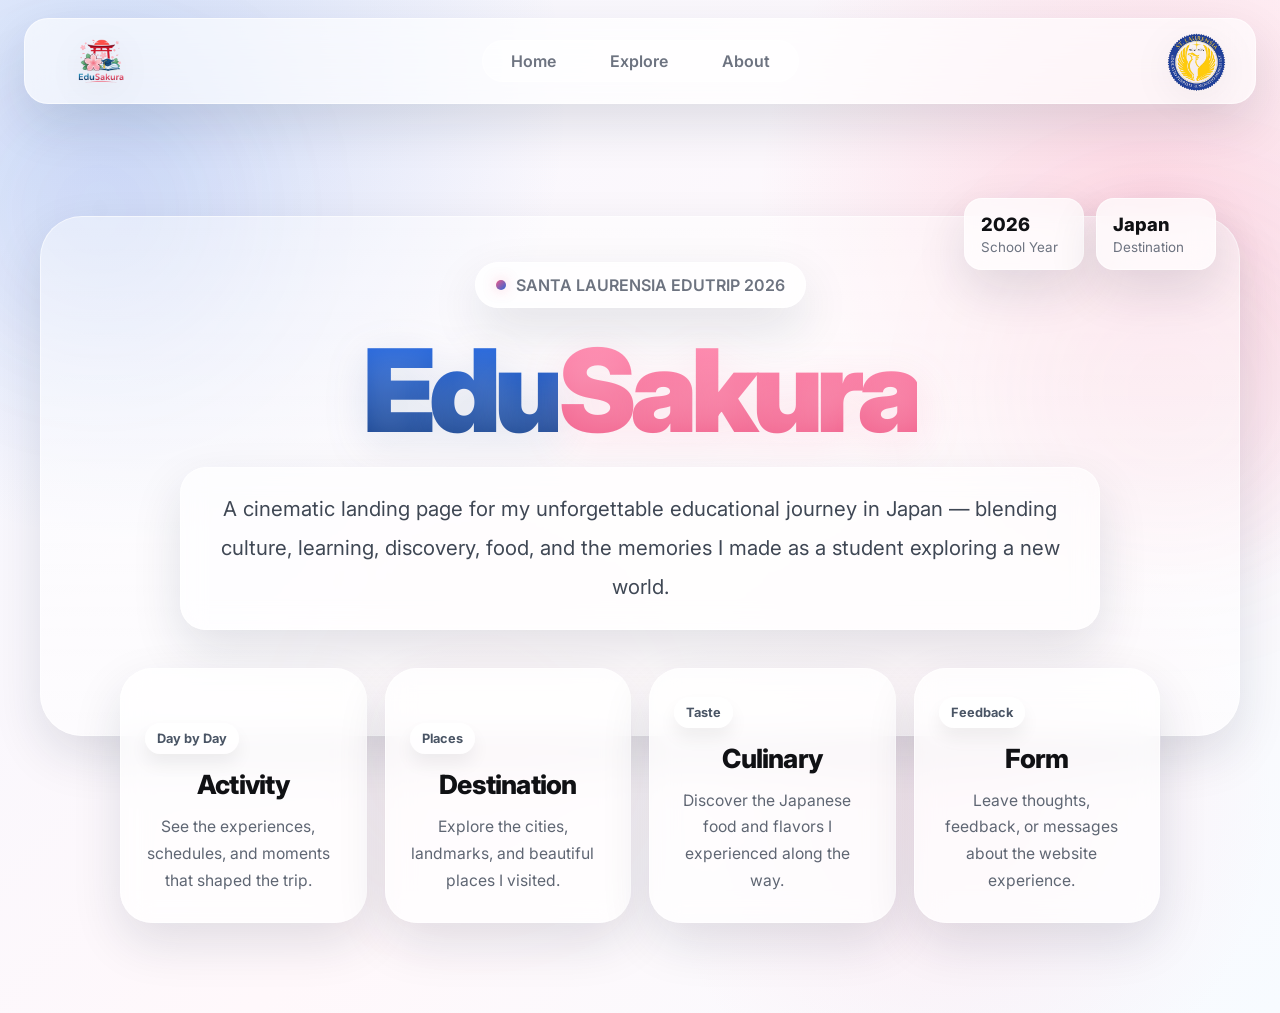
<file: index.html>
<!DOCTYPE html>
<html lang="en">
<head>
  <meta charset="UTF-8" />
  <meta name="viewport" content="width=device-width, initial-scale=1.0" />
  <title>EduSakura</title>
  <link rel="preconnect" href="https://fonts.googleapis.com">
  <link rel="preconnect" href="https://fonts.gstatic.com" crossorigin>
  <link href="https://fonts.googleapis.com/css2?family=Inter:wght@400;500;600;700;800;900&display=swap" rel="stylesheet">
  <style>
    :root {
      --bg: #f7f7fb;
      --bg-2: #fff6fb;
      --text: #101114;
      --muted: #6d7380;
      --blue: #123d87;
      --blue-2: #2a66d9;
      --pink: #f05a87;
      --pink-2: #ff9dbc;
      --card: rgba(255,255,255,0.72);
      --stroke: rgba(255,255,255,0.55);
      --shadow: 0 20px 50px rgba(20, 31, 60, 0.12);
      --shadow-2: 0 18px 40px rgba(240, 90, 135, 0.14);
    }

    * { box-sizing: border-box; margin: 0; padding: 0; }
    html { scroll-behavior: smooth; }
    body {
      font-family: 'Inter', -apple-system, BlinkMacSystemFont, 'Segoe UI', sans-serif;
      color: var(--text);
      background:
        radial-gradient(circle at 10% 10%, rgba(42,102,217,0.18), transparent 30%),
        radial-gradient(circle at 90% 20%, rgba(240,90,135,0.20), transparent 28%),
        radial-gradient(circle at 75% 80%, rgba(255,157,188,0.16), transparent 25%),
        linear-gradient(135deg, #f4f7ff 0%, #fff8fb 55%, #f7fbff 100%);
      overflow-x: hidden;
    }

    
    .blob, .blob2, .blob3 {
      position: fixed;
      border-radius: 50%;
      filter: blur(80px);
      opacity: .35;
      z-index: 0;
      animation: drift 14s ease-in-out infinite;
      pointer-events: none;
    }
    .blob { width: 280px; height: 280px; background: rgba(42,102,217,.22); top: 70px; left: -40px; }
    .blob2 { width: 340px; height: 340px; background: rgba(240,90,135,.20); top: 220px; right: -60px; animation-delay: 2s; }
    .blob3 { width: 240px; height: 240px; background: rgba(255,157,188,.18); bottom: 30px; left: 28%; animation-delay: 4s; }
    @keyframes drift {
      0%,100% { transform: translateY(0) translateX(0) scale(1); }
      50% { transform: translateY(-20px) translateX(12px) scale(1.06); }
    }

    /* Sakura petals */
    .petals {
      position: fixed;
      inset: 0;
      pointer-events: none;
      z-index: 1;
      overflow: hidden;
    }
    .petal {
      position: absolute;
      top: -40px;
      width: 18px;
      height: 18px;
      background: radial-gradient(circle at 30% 30%, #ffd6e3, #f5a7c0 70%, #ef86aa 100%);
      border-radius: 65% 35% 70% 30% / 55% 45% 55% 45%;
      opacity: .72;
      animation: fall linear infinite;
      box-shadow: 0 0 12px rgba(240,90,135,.18);
    }
    @keyframes fall {
      0% { transform: translateY(-30px) rotate(0deg) translateX(0); }
      100% { transform: translateY(110vh) rotate(360deg) translateX(80px); }
    }

    nav {
      position: sticky;
      top: 0;
      z-index: 50;
      width: calc(100% - 48px);
      margin: 18px auto 0;
      height: 86px;
      padding: 0 28px;
      display: flex;
      justify-content: space-between;
      align-items: center;
      background: rgba(255,255,255,0.65);
      backdrop-filter: blur(18px);
      -webkit-backdrop-filter: blur(18px);
      border: 1px solid var(--stroke);
      border-radius: 24px;
      box-shadow: var(--shadow);
    }
    .nav-left, .nav-right { width: 170px; display: flex; align-items: center; }
    .nav-right { justify-content: flex-end; }
    .nav-left img, .nav-right img {
      height: 64px; width: auto; object-fit: contain;
      filter: drop-shadow(0 8px 18px rgba(0,0,0,.08));
      transition: transform .35s ease;
    }
    .nav-left img:hover, .nav-right img:hover { transform: scale(1.06) rotate(-2deg); }
    .nav-center ul {
      list-style: none;
      display: flex;
      gap: 18px;
      background: rgba(255,255,255,0.55);
      padding: 10px;
      border-radius: 999px;
      border: 1px solid rgba(255,255,255,.55);
    }
    .nav-center a {
      position: relative;
      text-decoration: none;
      color: var(--muted);
      font-weight: 600;
      padding: 10px 18px;
      border-radius: 999px;
      transition: .28s ease;
    }
    .nav-center a:hover {
      color: var(--text);
      background: rgba(255,255,255,.8);
      box-shadow: 0 8px 18px rgba(17, 24, 39, 0.08);
    }

    .hero {
      position: relative;
      min-height: calc(100vh - 104px);
      display: flex;
      align-items: center;
      justify-content: center;
      text-align: center;
      padding: 72px 28px 90px;
      z-index: 2;
    }
    .hero-content {
      width: min(1200px, 100%);
      position: relative;
      animation: rise 1.2s cubic-bezier(.2,.8,.2,1) both;
    }
    @keyframes rise {
      from { opacity: 0; transform: translateY(24px) scale(.985); }
      to { opacity: 1; transform: translateY(0) scale(1); }
    }

    .hero-panel {
      position: absolute;
      inset: 40px 0 auto 0;
      height: 520px;
      background:
        linear-gradient(rgba(255,255,255,.40), rgba(255,255,255,.40)),
        url('https://images.pexels.com/photos/9758797/pexels-photo-9758797.jpeg?auto=compress&cs=tinysrgb&w=1600');
      background-size: cover;
      background-position: center;
      border-radius: 42px;
      filter: saturate(1.05);
      box-shadow: var(--shadow);
      border: 1px solid rgba(255,255,255,.6);
      overflow: hidden;
      isolation: isolate;
    }
    .hero-panel::after {
      content: "";
      position: absolute;
      inset: 0;
      background: linear-gradient(180deg, rgba(255,255,255,.08), rgba(255,255,255,.24));
      z-index: 0;
    }

    

    .content-stack {
      position: relative;
      z-index: 3;
      padding-top: 86px;
    }

    .badge {
      display: inline-flex;
      align-items: center;
      gap: 10px;
      padding: 12px 20px;
      border-radius: 999px;
      background: rgba(255,255,255,0.72);
      backdrop-filter: blur(14px);
      border: 1px solid rgba(255,255,255,.55);
      box-shadow: var(--shadow);
      color: #6d7380;
      font-weight: 600;
      margin-bottom: 26px;
    }
    .badge-dot {
      width: 10px; height: 10px; border-radius: 999px;
      background: linear-gradient(135deg, var(--pink), var(--blue-2));
      box-shadow: 0 0 14px rgba(240,90,135,.35);
    }

    h1 {
      font-size: clamp(3.8rem, 9vw, 7.6rem);
      line-height: .98;
      letter-spacing: -0.06em;
      font-weight: 900;
      margin-bottom: 20px;
      text-shadow: 0 8px 30px rgba(255,255,255,.18);
    }
    .edu {
      background: linear-gradient(180deg, #2b6ee8 0%, #123d87 100%);
      background-clip: text;
      -webkit-background-clip: text;
      -webkit-text-fill-color: transparent;
      display: inline-block;
      filter: drop-shadow(0 10px 20px rgba(18,61,135,.12));
    }
    .sakura {
      background: linear-gradient(180deg, #ff8eb2 0%, #f05a87 100%);
      background-clip: text;
      -webkit-background-clip: text;
      -webkit-text-fill-color: transparent;
      display: inline-block;
      filter: drop-shadow(0 10px 20px rgba(240,90,135,.14));
    }

    .sub {
      width: min(920px, 92%);
      margin: 0 auto 38px;
      font-size: clamp(1.04rem, 2vw, 1.28rem);
      line-height: 1.9;
      color: #3f4754;
      padding: 22px 28px;
      border-radius: 26px;
      background: rgba(255,255,255,0.58);
      border: 1px solid rgba(255,255,255,.55);
      backdrop-filter: blur(12px);
      box-shadow: var(--shadow);
    }

    .main-buttons {
      display: grid;
      grid-template-columns: repeat(4, minmax(180px, 1fr));
      gap: 18px;
      width: min(1040px, 100%);
      margin: 0 auto;
    }
    .main-card {
      position: relative;
      isolation: isolate;
      overflow: hidden;
      min-height: 190px;
      border-radius: 32px;
      text-decoration: none;
      color: var(--text);
      padding: 28px 24px;
      display: flex;
      align-items: flex-end;
      justify-content: flex-start;
      background: rgba(255,255,255,0.72);
      backdrop-filter: blur(14px);
      border: 1px solid rgba(255,255,255,.55);
      box-shadow: var(--shadow);
      transition: transform .35s cubic-bezier(.2,.8,.2,1), box-shadow .35s ease, border-color .35s ease;
    }
    .main-card:hover {
      transform: translateY(-10px) scale(1.02);
      box-shadow: 0 26px 50px rgba(17, 24, 39, 0.16);
      border-color: rgba(255,255,255,.82);
    }
    .main-card::before {
      content: "";
      position: absolute;
      inset: 0;
      background-size: cover;
      background-position: center;
      opacity: 0;
      transition: opacity .4s ease, transform .55s ease;
      transform: scale(1.06);
      z-index: -2;
    }
    .main-card::after {
      content: "";
      position: absolute;
      inset: 0;
      background: linear-gradient(180deg, rgba(255,255,255,.18), rgba(255,255,255,.76));
      opacity: 0;
      transition: opacity .35s ease;
      z-index: -1;
    }
    .main-card:hover::before,
    .main-card:hover::after { opacity: 1; }
    .main-card:hover::before { transform: scale(1.12); }

    .activity::before { background-image: url('https://images.pexels.com/photos/547115/pexels-photo-547115.jpeg?auto=compress&cs=tinysrgb&w=1200'); }
    .destination::before { background-image: url('https://images.pexels.com/photos/28954743/pexels-photo-28954743.jpeg'); }
    .culinary::before { background-image: url('https://images.pexels.com/photos/2098085/pexels-photo-2098085.jpeg?auto=compress&cs=tinysrgb&w=1200'); }
    .form::before { background-image: url('https://images.pexels.com/photos/1181675/pexels-photo-1181675.jpeg?auto=compress&cs=tinysrgb&w=1200'); }

    .card-inner {
      width: 100%;
      display: flex;
      flex-direction: column;
      gap: 14px;
    }
    .mini-chip {
      width: fit-content;
      padding: 8px 12px;
      border-radius: 999px;
      font-size: .8rem;
      font-weight: 700;
      background: rgba(255,255,255,.82);
      color: #4a5565;
      box-shadow: 0 10px 18px rgba(0,0,0,.06);
    }
    .card-title {
      font-size: 1.65rem;
      font-weight: 800;
      letter-spacing: -0.03em;
    }
    .card-sub {
      color: #5f6673;
      line-height: 1.7;
      font-size: .98rem;
      max-width: 95%;
    }

    .floating-stats {
      position: absolute;
      right: 24px;
      top: 22px;
      display: flex;
      gap: 12px;
      z-index: 4;
    }
    .stat {
      background: rgba(255,255,255,.72);
      backdrop-filter: blur(12px);
      border: 1px solid rgba(255,255,255,.55);
      box-shadow: var(--shadow);
      padding: 14px 16px;
      border-radius: 18px;
      text-align: left;
      min-width: 120px;
    }
    .stat-num {
      font-size: 1.15rem;
      font-weight: 800;
      color: var(--text);
    }
    .stat-label {
      font-size: .84rem;
      color: var(--muted);
      margin-top: 4px;
    }

    .scroll-hint {
      margin-top: 22px;
      color: #6f7682;
      font-weight: 600;
      animation: bob 2.4s ease-in-out infinite;
    }
    @keyframes bob {
      0%,100% { transform: translateY(0); }
      50% { transform: translateY(8px); }
    }

    .main-buttons { grid-template-columns: repeat(auto-fit, minmax(220px, 1fr)); }
    .nav-center ul { flex-wrap: wrap; justify-content: center; }
  </style>
</head>
<body id="top">
  <div class="blob"></div>
  <div class="blob2"></div>
  <div class="blob3"></div>

  <div class="petals" id="petals"></div>

  <nav>
    <div class="nav-left">
      <img src="logo.png" alt="EduSakura Logo" />
    </div>

    <div class="nav-center">
  <ul>
    <li><a href="#top">Home</a></li>
    <li><a href="#explore">Explore</a></li>
    <li><a href="about.html">About</a></li>
  </ul>
</div>

    <div class="nav-right">
      <img src="logos.png" alt="School Logo" />
    </div>
  </nav>

  <section class="hero">
    <div class="hero-content">
      <div class="hero-panel">
        <div class="shine"></div>
      </div>

      <div class="floating-stats">
        <div class="stat">
          <div class="stat-num">2026</div>
          <div class="stat-label">School Year</div>
        </div>
        <div class="stat">
          <div class="stat-num">Japan</div>
          <div class="stat-label">Destination</div>
        </div>
      </div>

      <div class="content-stack">
        <div class="badge"><span class="badge-dot"></span> SANTA LAURENSIA EDUTRIP 2026</div>
        <h1><span class="edu">Edu</span><span class="sakura">Sakura</span></h1>
        <p class="sub" id="about">
          A cinematic landing page for my unforgettable educational journey in Japan — blending culture,
          learning, discovery, food, and the memories I made as a student exploring a new world.
        </p>

        <div class="main-buttons" id="explore">
          <a href="activity.html" class="main-card activity">
            <div class="card-inner">
              <div class="mini-chip">Day by Day</div>
              <div class="card-title">Activity</div>
              <div class="card-sub">See the experiences, schedules, and moments that shaped the trip.</div>
            </div>
          </a>

          <a href="destination.html" class="main-card destination">
            <div class="card-inner">
              <div class="mini-chip">Places</div>
              <div class="card-title">Destination</div>
              <div class="card-sub">Explore the cities, landmarks, and beautiful places I visited.</div>
            </div>
          </a>

          <a href="culinary.html" class="main-card culinary">
            <div class="card-inner">
              <div class="mini-chip">Taste</div>
              <div class="card-title">Culinary</div>
              <div class="card-sub">Discover the Japanese food and flavors I experienced along the way.</div>
            </div>
          </a>

          <a href="form.html" class="main-card form">
            <div class="card-inner">
              <div class="mini-chip">Feedback</div>
              <div class="card-title">Form</div>
              <div class="card-sub">Leave thoughts, feedback, or messages about the website experience.</div>
            </div>
          </a>
        </div>

        
      </div>
    </div>
  </section>

    <script>
      
      const petals = document.getElementById('petals');
      for (let i = 0; i < 22; i++) {
        const p = document.createElement('span');
        p.className = 'petal';
        p.style.left = Math.random() * 100 + 'vw';
        p.style.animationDuration = (Math.random() * 3 + 8) + 's';
        p.style.animationDelay = Math.random() * 2 + 's';
        petals.appendChild(p);
      }
    </script>
  </body>
  </html>
</file>
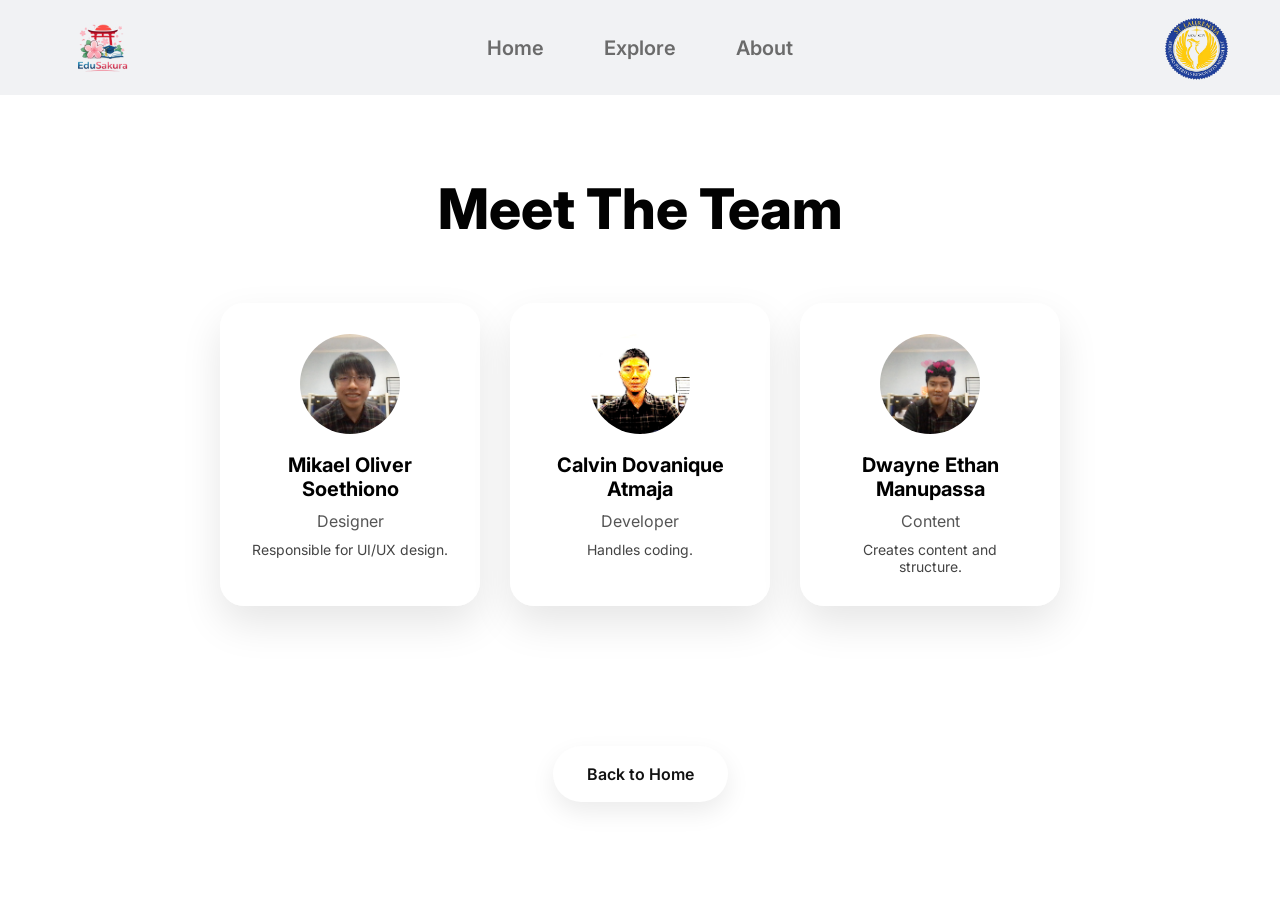
<file: about.html>
<!DOCTYPE html>
<html lang="en">
<head>
  <meta charset="UTF-8">
  <meta name="viewport" content="width=device-width, initial-scale=1.0">
  <title>About - EduSakura</title>

  <link href="https://fonts.googleapis.com/css2?family=Inter:wght@400;600;800&display=swap" rel="stylesheet">

  <style>
    * {
      margin: 0;
      padding: 0;
      box-sizing: border-box;
      font-family: 'Inter', sans-serif;
    }

    body {
      text-align: center;
      background-image: 
        linear-gradient(rgba(255,255,255,0.6), rgba(255,255,255,0.7)),
        url("https://images.pexels.com/photos/2070033/pexels-photo-2070033.jpeg");
      background-size: cover;
      background-position: center;
      background-repeat: no-repeat;
    }

    /* 🔥 NAVBAR */
    nav {
      width: 100%;
      height: 95px;
      padding: 0 50px;
      display: flex;
      justify-content: space-between;
      align-items: center;
      background-color: #f1f2f4;
    }

    .nav-left,
    .nav-right {
      width: 190px;
      display: flex;
      align-items: center;
    }

    .nav-left { justify-content: flex-start; }
    .nav-right { justify-content: flex-end; }

    .nav-left img,
    .nav-right img {
      height: 70px;
      object-fit: contain;
    }

    .nav-center ul {
      list-style: none;
      display: flex;
      gap: 60px;
    }

    .nav-center ul li a {
      text-decoration: none;
      color: #6b6b6b;
      font-size: 20px;
      font-weight: 600;
    }

    /* 🌸 TITLE */
    h1 {
      margin-top: 80px;
      font-size: 56px;
      font-weight: 800;
      color: rgb(2, 2, 2);
      animation: fadeUp 1s ease forwards;
    }

    /* 🌸 TEAM */
    .team {
      display: flex;
      justify-content: center;
      gap: 30px;
      padding: 60px 20px;
      flex-wrap: wrap;
    }

    /* ✨ GLASS CARD */
    .card {
      background: rgba(255,255,255,0.6);
      backdrop-filter: blur(16px);
      border-radius: 24px;
      padding: 30px;
      width: 260px;
      border: 1px solid rgba(255,255,255,0.6);
      box-shadow: 0 18px 40px rgba(0,0,0,0.1);

      opacity: 0;
      transform: translateY(40px);
      animation: fadeUp 1s ease forwards;
    }

    .card:nth-child(1) { animation-delay: 0.3s; }
    .card:nth-child(2) { animation-delay: 0.6s; }
    .card:nth-child(3) { animation-delay: 0.9s; }

    .card img {
      width: 100px;
      height: 100px;
      border-radius: 50%;
      object-fit: cover;
      margin-bottom: 15px;
    }

    .name {
      font-size: 20px;
      font-weight: 700;
    }

    .role {
      color: #555;
      margin: 10px 0;
    }

    .desc {
      font-size: 14px;
      color: #444;
    }

    /* 🔙 BACK BUTTON */
    .back-home {
      text-align: center;
      margin-top: 80px;
      margin-bottom: 60px;
    }

    .back-home a {
      text-decoration: none;
      background: white;
      color: #111;
      padding: 18px 34px;
      border-radius: 999px;
      font-weight: 600;
      box-shadow: 0 10px 24px rgba(0,0,0,0.08);
      display: inline-block;
    }

    /* 🌸 ANIMATION */
    @keyframes fadeUp {
      from {
        opacity: 0;
        transform: translateY(40px);
      }
      to {
        opacity: 1;
        transform: translateY(0);
      }
    }

    /* 🌸 SAKURA */
    .petals {
      position: fixed;
      inset: 0;
      pointer-events: none;
      overflow: hidden;
    }

    .petal {
      position: absolute;
      top: -40px;
      width: 18px;
      height: 18px;
      background: radial-gradient(circle at 30% 30%, #ffd6e3, #f5a7c0);
      border-radius: 60% 40% 60% 40%;
      opacity: 0.7;
      animation: fall linear infinite;
    }

    @keyframes fall {
      0% { transform: translateY(-30px) rotate(0deg); }
      100% { transform: translateY(110vh) rotate(360deg); }
    }
  </style>
</head>

<body>

  <!-- 🌸 Sakura -->
  <div class="petals" id="petals"></div>

  <!-- 🔥 NAVBAR -->
  <nav>
    <div class="nav-left">
      <img src="logo.png" alt="Logo">
    </div>

    <div class="nav-center">
      <ul>
        <li><a href="index.html">Home</a></li>
        <li><a href="index.html#explore">Explore</a></li>
        <li><a href="about.html">About</a></li>
      </ul>
    </div>

    <div class="nav-right">
      <img src="logos.png" alt="Logo">
    </div>
  </nav>

  <!-- TITLE -->
  <h1>Meet The Team</h1>

  <!-- TEAM -->
  <div class="team">

    <div class="card">
      <img src="miko.jpeg">
      <div class="name">Mikael Oliver Soethiono</div>
      <div class="role">Designer</div>
      <div class="desc">Responsible for UI/UX design.</div>
    </div>

    <div class="card">
      <img src="gg.jpeg">
      <div class="name">Calvin Dovanique Atmaja</div>
      <div class="role">Developer</div>
      <div class="desc">Handles coding.</div>
    </div>

    <div class="card">
      <img src="hitem.jpeg">
      <div class="name">Dwayne Ethan Manupassa</div>
      <div class="role">Content</div>
      <div class="desc">Creates content and structure.</div>
    </div>

  </div>

  <!-- BACK BUTTON -->
  <div class="back-home">
    <a href="index.html">Back to Home</a>
  </div>

  <!-- 🌸 Sakura Script -->
  <script>
    const petals = document.getElementById('petals');
    for (let i = 0; i < 20; i++) {
      const p = document.createElement('span');
      p.className = 'petal';
      p.style.left = Math.random() * 100 + 'vw';
      p.style.animationDuration = (Math.random() * 3 + 8) + 's';
      p.style.animationDelay = Math.random() * 2 + 's';
      petals.appendChild(p);
    }
  </script>

</body>
</html>
</file>
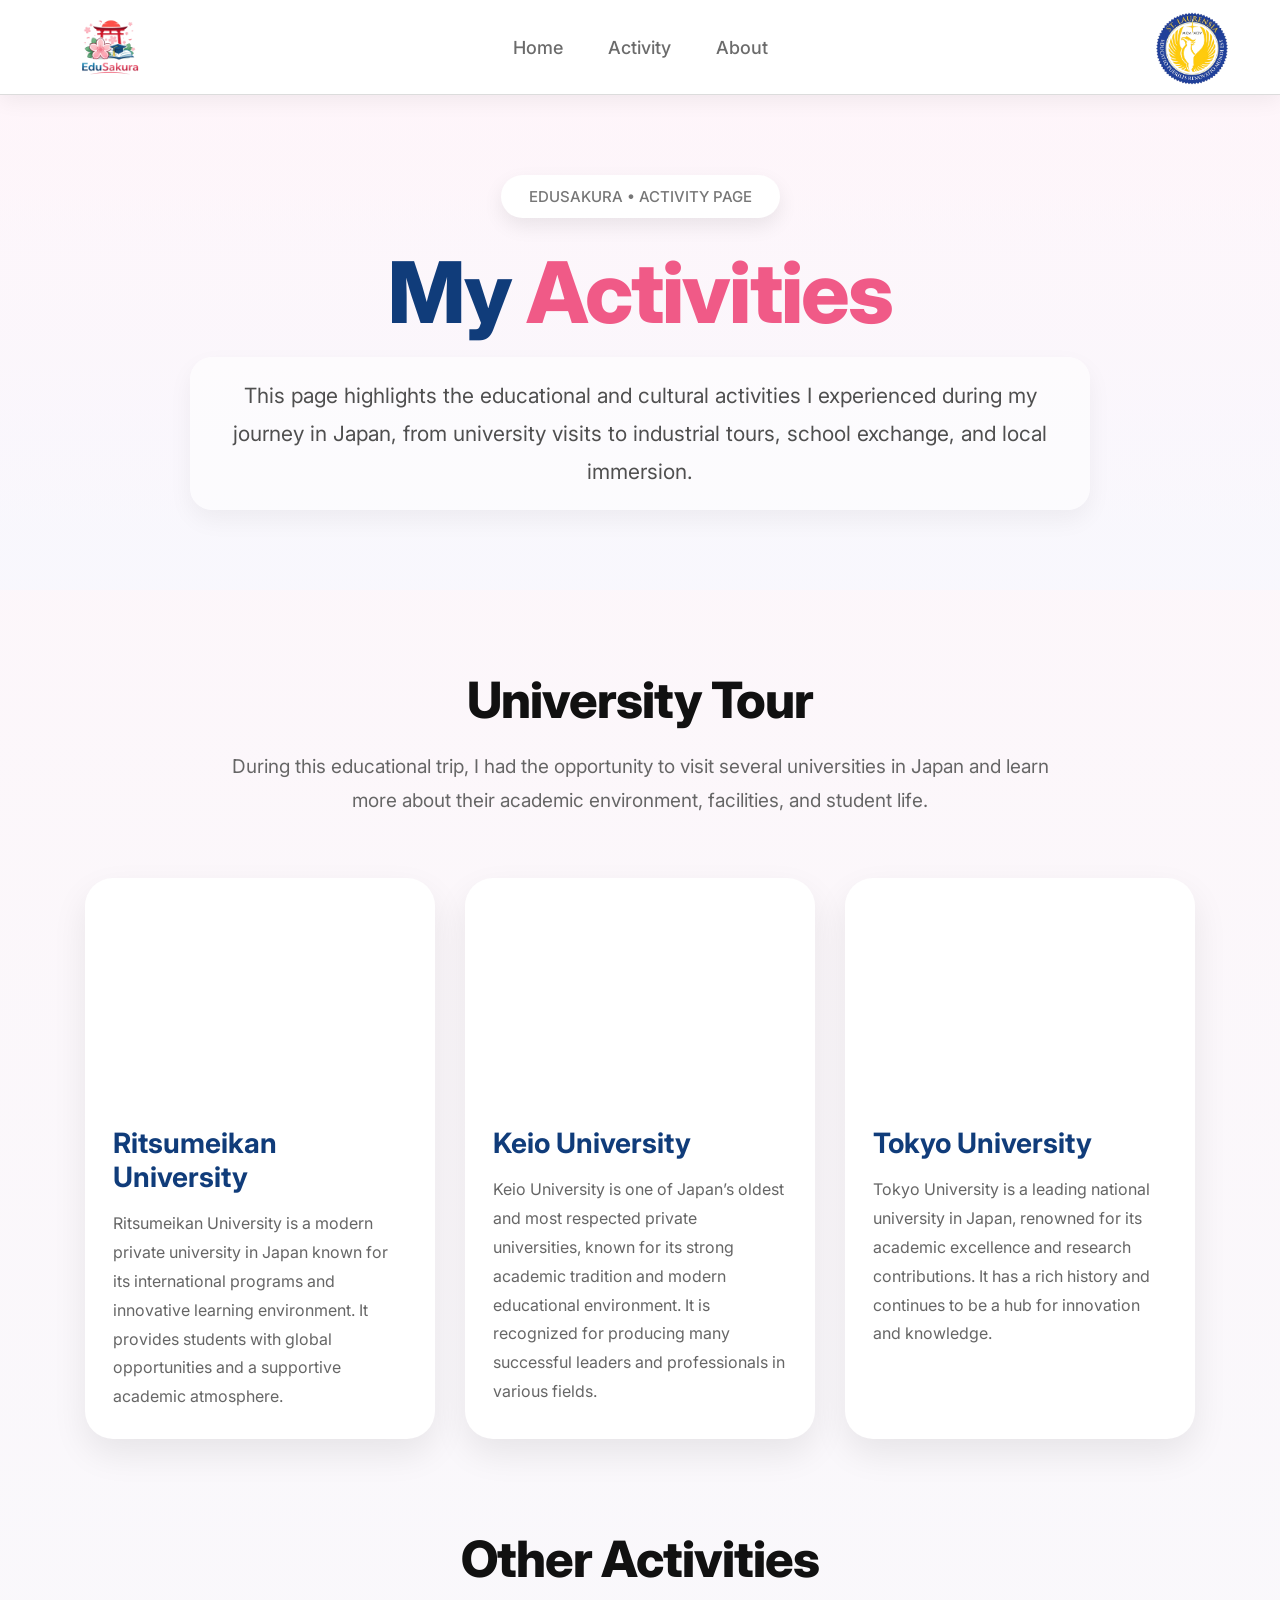
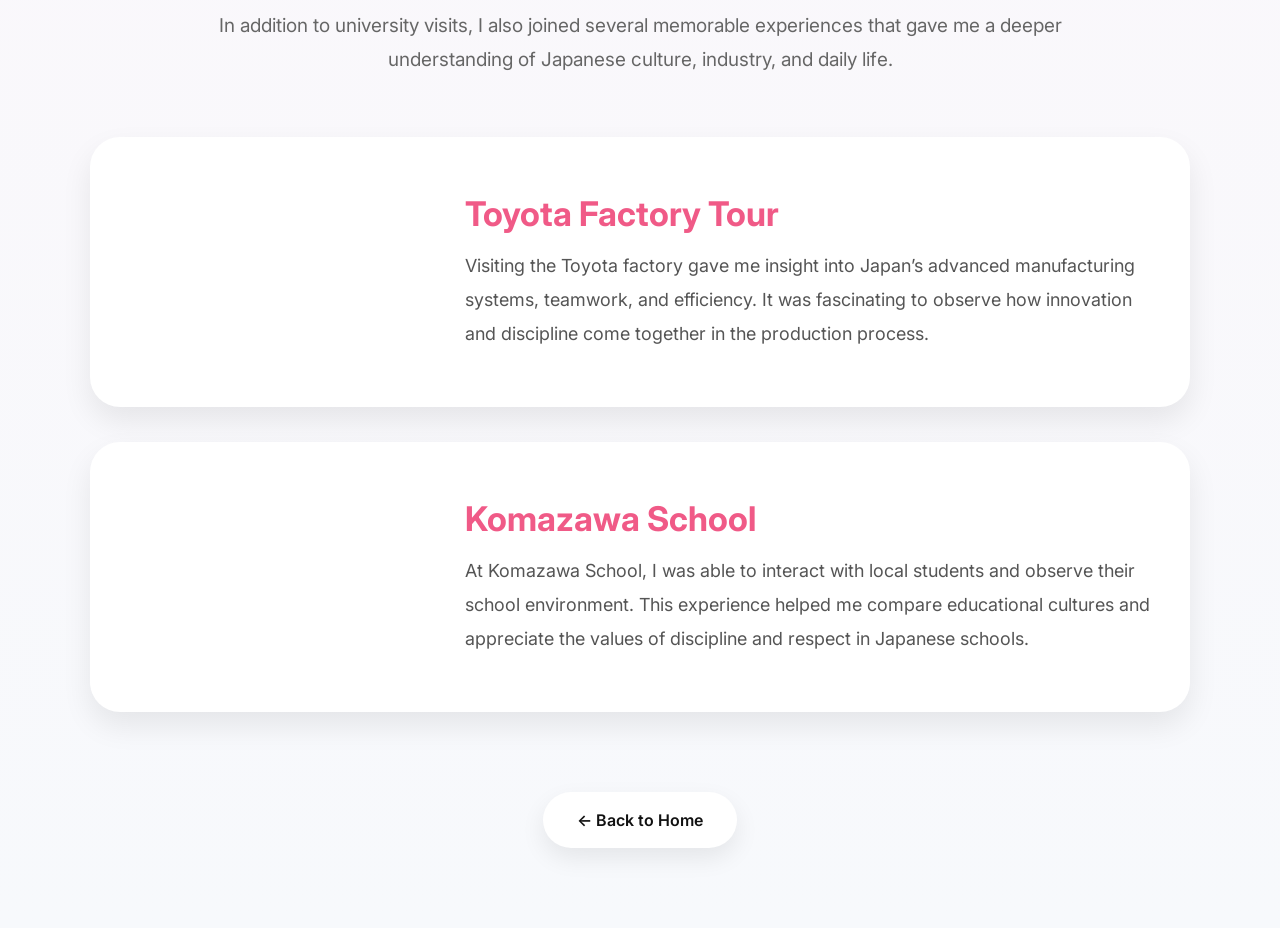
<file: activity.html>
<!DOCTYPE html>
<html lang="en">
<head>
    <meta charset="UTF-8">
    <meta name="viewport" content="width=device-width, initial-scale=1.0">
    <title>EduSakura | Activity</title>

    <link rel="preconnect" href="https://fonts.googleapis.com">
    <link rel="preconnect" href="https://fonts.gstatic.com" crossorigin>
    <link href="https://fonts.googleapis.com/css2?family=Inter:wght@400;500;600;700;800&display=swap" rel="stylesheet">

    <style>
        * {
            margin: 0;
            padding: 0;
            box-sizing: border-box;
            font-family: "Inter", -apple-system, BlinkMacSystemFont, "Segoe UI", sans-serif;
        }

        body {
            background: linear-gradient(to bottom, #fef6fa, #f7f9fc);
            color: #111;
        }

        nav {
            width: 100%;
            height: 95px;
            padding: 0 50px;
            display: flex;
            justify-content: space-between;
            align-items: center;
            background-color: white;
            border-bottom: 1px solid #dcdcdc;
            box-shadow: 0 6px 20px rgba(0,0,0,0.06);
            position: relative;
            z-index: 1000;
        }

        .nav-left,
        .nav-right {
            width: 190px;
            display: flex;
            align-items: center;
        }

        .nav-left {
            justify-content: flex-start;
        }

        .nav-right {
            justify-content: flex-end;
        }

        .nav-left img,
        .nav-right img {
            height: 80px;
            width: auto;
            object-fit: contain;
        }

        .nav-center {
            flex: 1;
            display: flex;
            justify-content: center;
        }

        .nav-center ul {
            list-style: none;
            display: flex;
            gap: 45px;
        }

        .nav-center ul li a {
            text-decoration: none;
            color: #6b6b6b;
            font-size: 18px;
            font-weight: 500;
        }

        .nav-center ul li a:hover {
            color: black;
        }

        .hero {
            min-height: 55vh;
            display: flex;
            justify-content: center;
            align-items: center;
            text-align: center;
            padding: 60px 30px;
            background-image: linear-gradient(rgba(255,245,250,0.60), rgba(245,248,255,0.60)),
                              url("https://images.pexels.com/photos/590493/pexels-photo-590493.jpeg");
            background-size: cover;
            background-position: center;
            background-repeat: no-repeat;
        }

        .hero-content {
            max-width: 1000px;
        }

        .badge {
            display: inline-block;
            background: white;
            color: #777;
            padding: 12px 28px;
            border-radius: 30px;
            font-size: 15px;
            font-weight: 500;
            box-shadow: 0 8px 20px rgba(0,0,0,0.08);
            margin-bottom: 30px;
        }

        .hero h1 {
            font-size: 85px;
            font-weight: 800;
            line-height: 1.05;
            margin-bottom: 20px;
            letter-spacing: -2px;
        }

        .activity-blue {
            color: #103c7a;
        }

        .activity-pink {
            color: #f05a87;
        }

        .hero p {
            font-size: 21px;
            color: #4f4f4f;
            line-height: 1.8;
            max-width: 900px;
            margin: 0 auto;
            background-color: rgba(255,255,255,0.55);
            padding: 20px 28px;
            border-radius: 22px;
            box-shadow: 0 10px 24px rgba(0,0,0,0.05);
        }

        /* =========================
           MAIN CONTENT
        ========================= */
        .section {
            padding: 80px 70px;
        }

        .section-title {
            text-align: center;
            font-size: 50px;
            font-weight: 800;
            margin-bottom: 20px;
            letter-spacing: -1px;
        }

        .section-subtitle {
            text-align: center;
            color: #666;
            font-size: 19px;
            max-width: 850px;
            margin: 0 auto 60px;
            line-height: 1.8;
        }

        /* =========================
           UNIVERSITY TOUR
        ========================= */
        .university-grid {
            display: flex;
            justify-content: center;
            gap: 30px;
            flex-wrap: wrap;
            margin-bottom: 90px;
        }

        .uni-card {
            width: 350px;
            background: white;
            border-radius: 28px;
            overflow: hidden;
            box-shadow: 0 15px 35px rgba(0,0,0,0.08);
        }

        .uni-image {
            height: 220px;
            background-size: cover;
            background-position: center;
        }

        .uni-content {
            padding: 28px;
        }

        .uni-content h3 {
            font-size: 28px;
            margin-bottom: 15px;
            color: #103c7a;
        }

        .uni-content p {
            color: #666;
            line-height: 1.8;
            font-size: 16px;
        }

        .activity-list {
            display: flex;
            flex-direction: column;
            gap: 35px;
            max-width: 1100px;
            margin: 0 auto;
        }

        .activity-box {
            display: flex;
            align-items: center;
            gap: 30px;
            background: white;
            border-radius: 30px;
            padding: 25px;
            box-shadow: 0 14px 30px rgba(0,0,0,0.08);
        }

        .activity-photo {
            width: 320px;
            height: 220px;
            border-radius: 22px;
            background-size: cover;
            background-position: center;
            flex-shrink: 0;
        }

        .activity-text h3 {
            font-size: 34px;
            margin-bottom: 15px;
            color: #f05a87;
        }

        .activity-text p {
            font-size: 18px;
            line-height: 1.9;
            color: #555;
        }

        .back-home {
            text-align: center;
            margin-top: 80px;
        }

        .back-home a {
            text-decoration: none;
            background: white;
            color: #111;
            padding: 18px 34px;
            border-radius: 999px;
            font-weight: 600;
            box-shadow: 0 10px 24px rgba(0,0,0,0.08);
            display: inline-block;
        }
    </style>
</head>
<body>

    <nav>
        <div class="nav-left">
            <img src="logo.png" alt="EduSakura Logo">
        </div>

        <div class="nav-center">
            <ul>
                <li><a href="index.html">Home</a></li>
                <li><a href="activity.html">Activity</a></li>
                <li><a href="about.html">About</a></li>
            </ul>
        </div>

        <div class="nav-right">
            <img src="logos.png" alt="School Logo">
        </div>
    </nav>

    <section class="hero">
        <div class="hero-content">
            <div class="badge">EDUSAKURA • ACTIVITY PAGE</div>
            <h1><span class="activity-blue">My</span> <span class="activity-pink">Activities</span></h1>
            <p>
                This page highlights the educational and cultural activities I experienced during my journey in Japan, from university visits to industrial tours, school exchange, and local immersion.
            </p>
        </div>
    </section>

    <section class="section">
        <h2 class="section-title">University Tour</h2>
        <p class="section-subtitle">
            During this educational trip, I had the opportunity to visit several universities in Japan and learn more about their academic environment, facilities, and student life.
        </p>

        <div class="university-grid">

            <div class="uni-card">
                <div class="uni-image" style="background-image: url('https://en.ritsumei.ac.jp/image.jsp?id=300163&version=English');"></div>
                <div class="uni-content">
                    <h3>Ritsumeikan University</h3>
                    <p>
                        Ritsumeikan University is a modern private university in Japan known for its international programs and innovative learning environment. It provides students with global opportunities and a supportive academic atmosphere.
                    </p>
                </div>
            </div>

            <div class="uni-card">
                <div class="uni-image" style="background-image: url('https://manoa.hawaii.edu/mix/wp-content/uploads/2017/11/c4sh57681.jpg');"></div>
                <div class="uni-content">
                    <h3>Keio University</h3>
                    <p>
                        Keio University is one of Japan’s oldest and most respected private universities, known for its strong academic tradition and modern educational environment. It is recognized for producing many successful leaders and professionals in various fields.
                    </p>
                </div>
            </div>

            <div class="uni-card">
                <div class="uni-image" style="background-image: url('https://upload.wikimedia.org/wikipedia/commons/thumb/f/fa/2024_Yasuda_Auditorium_-_Tokyo_University.jpg/500px-2024_Yasuda_Auditorium_-_Tokyo_University.jpg');"></div>
                <div class="uni-content">
                    <h3>Tokyo University</h3>
                    <p>
                        Tokyo University is a leading national university in Japan, renowned for its academic excellence and research contributions. It has a rich history and continues to be a hub for innovation and knowledge.
                    </p>
                </div>
            </div>

        </div>

        <h2 class="section-title">Other Activities</h2>
        <p class="section-subtitle">
            In addition to university visits, I also joined several memorable experiences that gave me a deeper understanding of Japanese culture, industry, and daily life.
        </p>

        <div class="activity-list">

            <div class="activity-box">
                <div class="activity-photo" style="background-image: url('https://i0.wp.com/sanantonioreport.org/wp-content/uploads/2019/09/Toyota_Courtesy-Factory-San-Antonio-9-2019-100003.jpg?w=2048&ssl=1');"></div>
                <div class="activity-text">
                    <h3>Toyota Factory Tour</h3>
                    <p>
                        Visiting the Toyota factory gave me insight into Japan’s advanced manufacturing systems, teamwork, and efficiency. It was fascinating to observe how innovation and discipline come together in the production process.
                    </p>
                </div>
            </div>

            <div class="activity-box">
                <div class="activity-photo" style="background-image: url('https://upload.wikimedia.org/wikipedia/commons/thumb/4/47/Komazawa_University_Senior_High_School.JPG/1920px-Komazawa_University_Senior_High_School.JPG?_=20110514124917');"></div>
                <div class="activity-text">
                    <h3>Komazawa School</h3>
                    <p>
                        At Komazawa School, I was able to interact with local students and observe their school environment. This experience helped me compare educational cultures and appreciate the values of discipline and respect in Japanese schools.
                    </p>
                </div>
            </div>

        </div>

        <div class="back-home">
            <a href="index.html">← Back to Home</a>
        </div>
    </section>

</body>
</html>
</file>
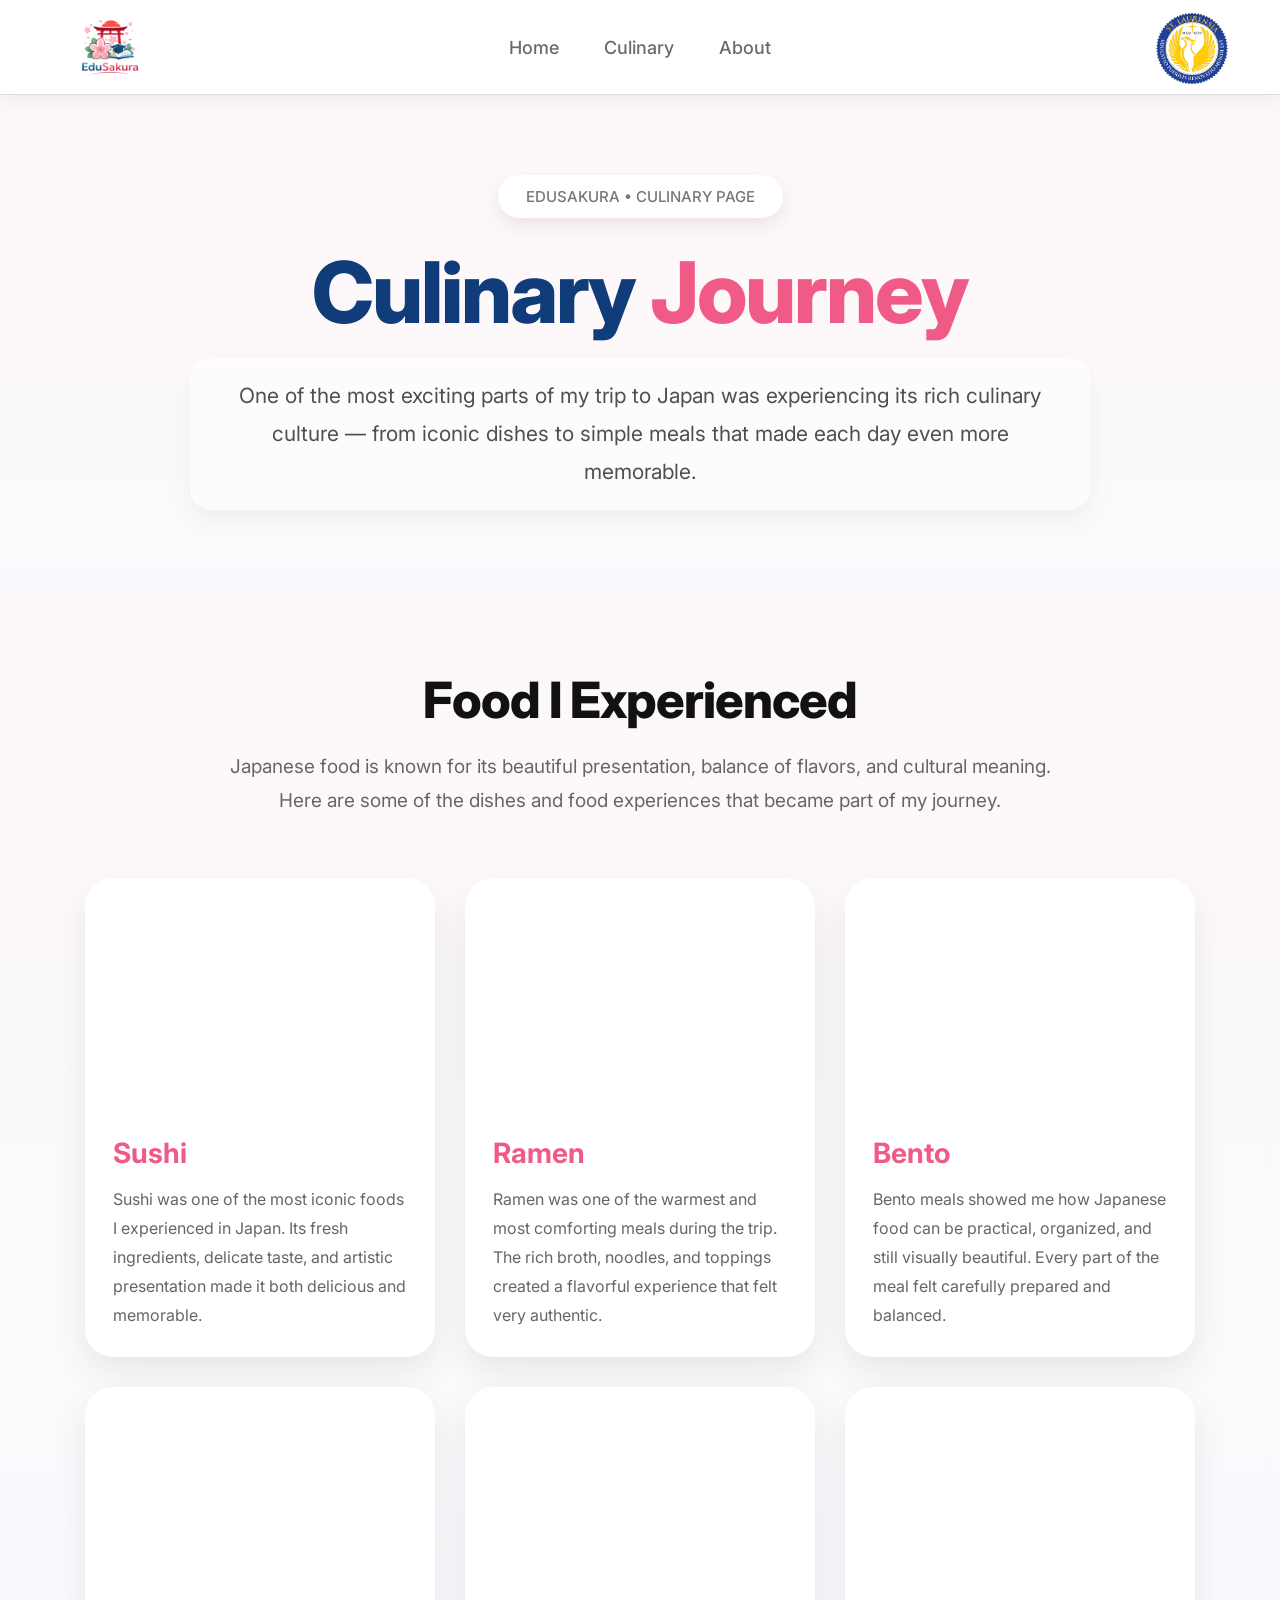
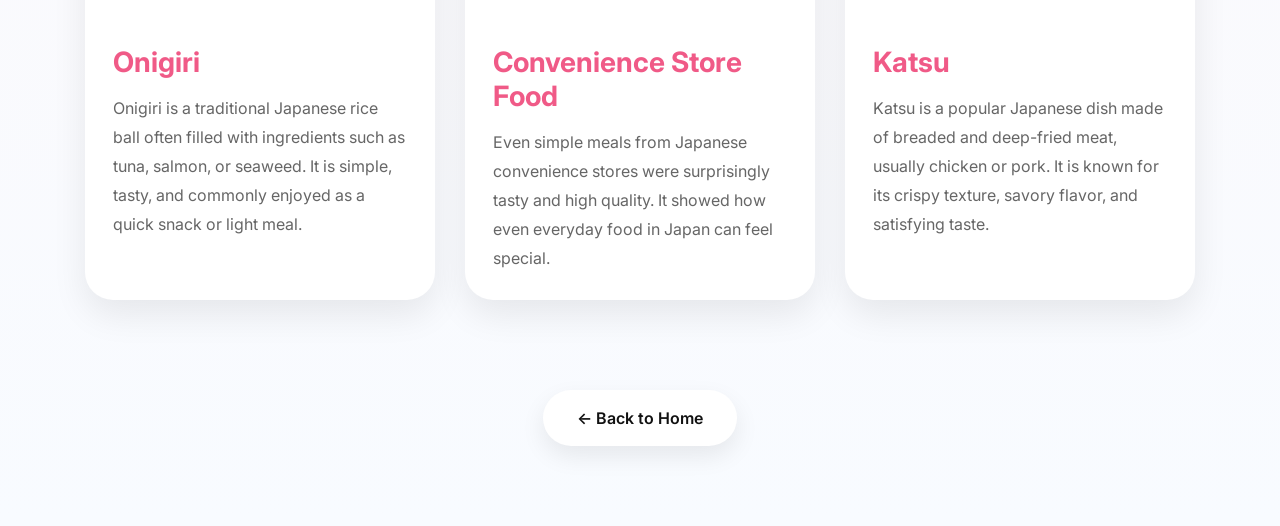
<file: culinary.html>
<!DOCTYPE html>
<html lang="en">
<head>
    <meta charset="UTF-8">
    <meta name="viewport" content="width=device-width, initial-scale=1.0">
    <title>Culinary</title>

    <link rel="preconnect" href="https://fonts.googleapis.com">
    <link rel="preconnect" href="https://fonts.gstatic.com" crossorigin>
    <link href="https://fonts.googleapis.com/css2?family=Inter:wght@400;500;600;700;800&display=swap" rel="stylesheet">

    <style>
        * {
            margin: 0;
            padding: 0;
            box-sizing: border-box;
            font-family: "Inter", -apple-system, BlinkMacSystemFont, "Segoe UI", sans-serif;
        }

        body {
            background: linear-gradient(to bottom, #fff7f8, #f8fbff);
            color: #111;
        }

    
        nav {
            width: 100%;
            height: 95px;
            padding: 0 50px;
            display: flex;
            justify-content: space-between;
            align-items: center;
            background-color: white;
            border-bottom: 1px solid #dcdcdc;
            box-shadow: 0 6px 20px rgba(0,0,0,0.06);
            position: relative;
            z-index: 1000;
        }

        .nav-left,
        .nav-right {
            width: 190px;
            display: flex;
            align-items: center;
        }

        .nav-left {
            justify-content: flex-start;
        }

        .nav-right {
            justify-content: flex-end;
        }

        .nav-left img,
        .nav-right img {
            height: 80px;
            width: auto;
            object-fit: contain;
        }

        .nav-center {
            flex: 1;
            display: flex;
            justify-content: center;
        }

        .nav-center ul {
            list-style: none;
            display: flex;
            gap: 45px;
        }

        .nav-center ul li a {
            text-decoration: none;
            color: #6b6b6b;
            font-size: 18px;
            font-weight: 500;
        }

        .nav-center ul li a:hover {
            color: black;
        }

        
        .hero {
            min-height: 55vh;
            display: flex;
            justify-content: center;
            align-items: center;
            text-align: center;
            padding: 60px 30px;
            background-image: linear-gradient(rgba(255,247,248,0.60), rgba(248,251,255,0.60)),
                              url("https://images.pexels.com/photos/2098085/pexels-photo-2098085.jpeg");
            background-size: cover;
            background-position: center;
            background-repeat: no-repeat;
        }

        .hero-content {
            max-width: 1000px;
        }

        .badge {
            display: inline-block;
            background: white;
            color: #777;
            padding: 12px 28px;
            border-radius: 30px;
            font-size: 15px;
            font-weight: 500;
            box-shadow: 0 8px 20px rgba(0,0,0,0.08);
            margin-bottom: 30px;
        }

        .hero h1 {
            font-size: 85px;
            font-weight: 800;
            line-height: 1.05;
            margin-bottom: 20px;
            letter-spacing: -2px;
        }

        .culinary-blue {
            color: #103c7a;
        }

        .culinary-pink {
            color: #f05a87;
        }

        .hero p {
            font-size: 21px;
            color: #4f4f4f;
            line-height: 1.8;
            max-width: 900px;
            margin: 0 auto;
            background-color: rgba(255,255,255,0.55);
            padding: 20px 28px;
            border-radius: 22px;
            box-shadow: 0 10px 24px rgba(0,0,0,0.05);
        }

        .section {
            padding: 80px 70px;
        }

        .section-title {
            text-align: center;
            font-size: 50px;
            font-weight: 800;
            margin-bottom: 20px;
            letter-spacing: -1px;
        }

        .section-subtitle {
            text-align: center;
            color: #666;
            font-size: 19px;
            max-width: 850px;
            margin: 0 auto 60px;
            line-height: 1.8;
        }

        
        .food-grid {
            display: flex;
            justify-content: center;
            gap: 30px;
            flex-wrap: wrap;
            margin-bottom: 90px;
        }

        .food-card {
            width: 350px;
            background: white;
            border-radius: 28px;
            overflow: hidden;
            box-shadow: 0 15px 35px rgba(0,0,0,0.08);
        }

        .food-image {
            height: 230px;
            background-size: cover;
            background-position: center;
        }

        .food-content {
            padding: 28px;
        }

        .food-content h3 {
            font-size: 28px;
            margin-bottom: 15px;
            color: #f05a87;
        }

        .food-content p {
            color: #666;
            line-height: 1.8;
            font-size: 16px;
        }

    
        .back-home {
            text-align: center;
            margin-top: 80px;
        }

        .back-home a {
            text-decoration: none;
            background: white;
            color: #111;
            padding: 18px 34px;
            border-radius: 999px;
            font-weight: 600;
            box-shadow: 0 10px 24px rgba(0,0,0,0.08);
            display: inline-block;
        }
    </style>
</head>
<body>

    <nav>
        <div class="nav-left">
            <img src="logo.png" alt="EduSakura Logo">
        </div>

        <div class="nav-center">
            <ul>
                <li><a href="index.html">Home</a></li>
                <li><a href="culinary.html">Culinary</a></li>
                <li><a href="about.html">About</a></li>
            </ul>
        </div>

        <div class="nav-right">
            <img src="logos.png" alt="School Logo">
        </div>
    </nav>

    <section class="hero">
        <div class="hero-content">
            <div class="badge">EDUSAKURA • CULINARY PAGE</div>
            <h1><span class="culinary-blue">Culinary</span> <span class="culinary-pink">Journey</span></h1>
            <p>
                One of the most exciting parts of my trip to Japan was experiencing its rich culinary culture — from iconic dishes to simple meals that made each day even more memorable.
            </p>
        </div>
    </section>

    <section class="section">
        <h2 class="section-title">Food I Experienced</h2>
        <p class="section-subtitle">
            Japanese food is known for its beautiful presentation, balance of flavors, and cultural meaning. Here are some of the dishes and food experiences that became part of my journey.
        </p>

        <div class="food-grid">

            <div class="food-card">
                <div class="food-image" style="background-image: url('https://images.pexels.com/photos/17894268/pexels-photo-17894268.jpeg');"></div>
                <div class="food-content">
                    <h3>Sushi</h3>
                    <p>
                        Sushi was one of the most iconic foods I experienced in Japan. Its fresh ingredients, delicate taste, and artistic presentation made it both delicious and memorable.
                    </p>
                </div>
            </div>

            <div class="food-card">
                <div class="food-image" style="background-image: url('https://images.pexels.com/photos/16266741/pexels-photo-16266741.jpeg');"></div>
                <div class="food-content">
                    <h3>Ramen</h3>
                    <p>
                        Ramen was one of the warmest and most comforting meals during the trip. The rich broth, noodles, and toppings created a flavorful experience that felt very authentic.
                    </p>
                </div>
            </div>

            <div class="food-card">
                <div class="food-image" style="background-image: url('https://images.pexels.com/photos/6249394/pexels-photo-6249394.jpeg');"></div>
                <div class="food-content">
                    <h3>Bento</h3>
                    <p>
                        Bento meals showed me how Japanese food can be practical, organized, and still visually beautiful. Every part of the meal felt carefully prepared and balanced.
                    </p>
                </div>
            </div>

            <div class="food-card">
                <div class="food-image" style="background-image: url('https://images.pexels.com/photos/30874703/pexels-photo-30874703.jpeg');"></div>
                <div class="food-content">
                    <h3>Onigiri</h3>
                    <p>
                        Onigiri is a traditional Japanese rice ball often filled with ingredients such as tuna, salmon, or seaweed. It is simple, tasty, and commonly enjoyed as a quick snack or light meal.
                    </p>
                </div>
            </div>

            <div class="food-card">
                <div class="food-image" style="background-image: url('https://soranews24.com/wp-content/uploads/sites/3/2021/09/Japanese-onigiri-convenience-store-Spam-rice-ball-omusubi-best-selling-most-popular-review-photos-taste-test-food-news-1.jpg');"></div>
                <div class="food-content">
                    <h3>Convenience Store Food</h3>
                    <p>
                        Even simple meals from Japanese convenience stores were surprisingly tasty and high quality. It showed how even everyday food in Japan can feel special.
                    </p>
                </div>
            </div>

            <div class="food-card">
                <div class="food-image" style="background-image: url('https://images.pexels.com/photos/18405156/pexels-photo-18405156.jpeg');"></div>
                <div class="food-content">
                    <h3>Katsu</h3>
                    <p>
                        Katsu is a popular Japanese dish made of breaded and deep-fried meat, usually chicken or pork. It is known for its crispy texture, savory flavor, and satisfying taste.
                    </p>
                </div>
            </div>

        </div>


        <div class="back-home">
            <a href="index.html">← Back to Home</a>
        </div>
    </section>

</body>
</html>
</file>
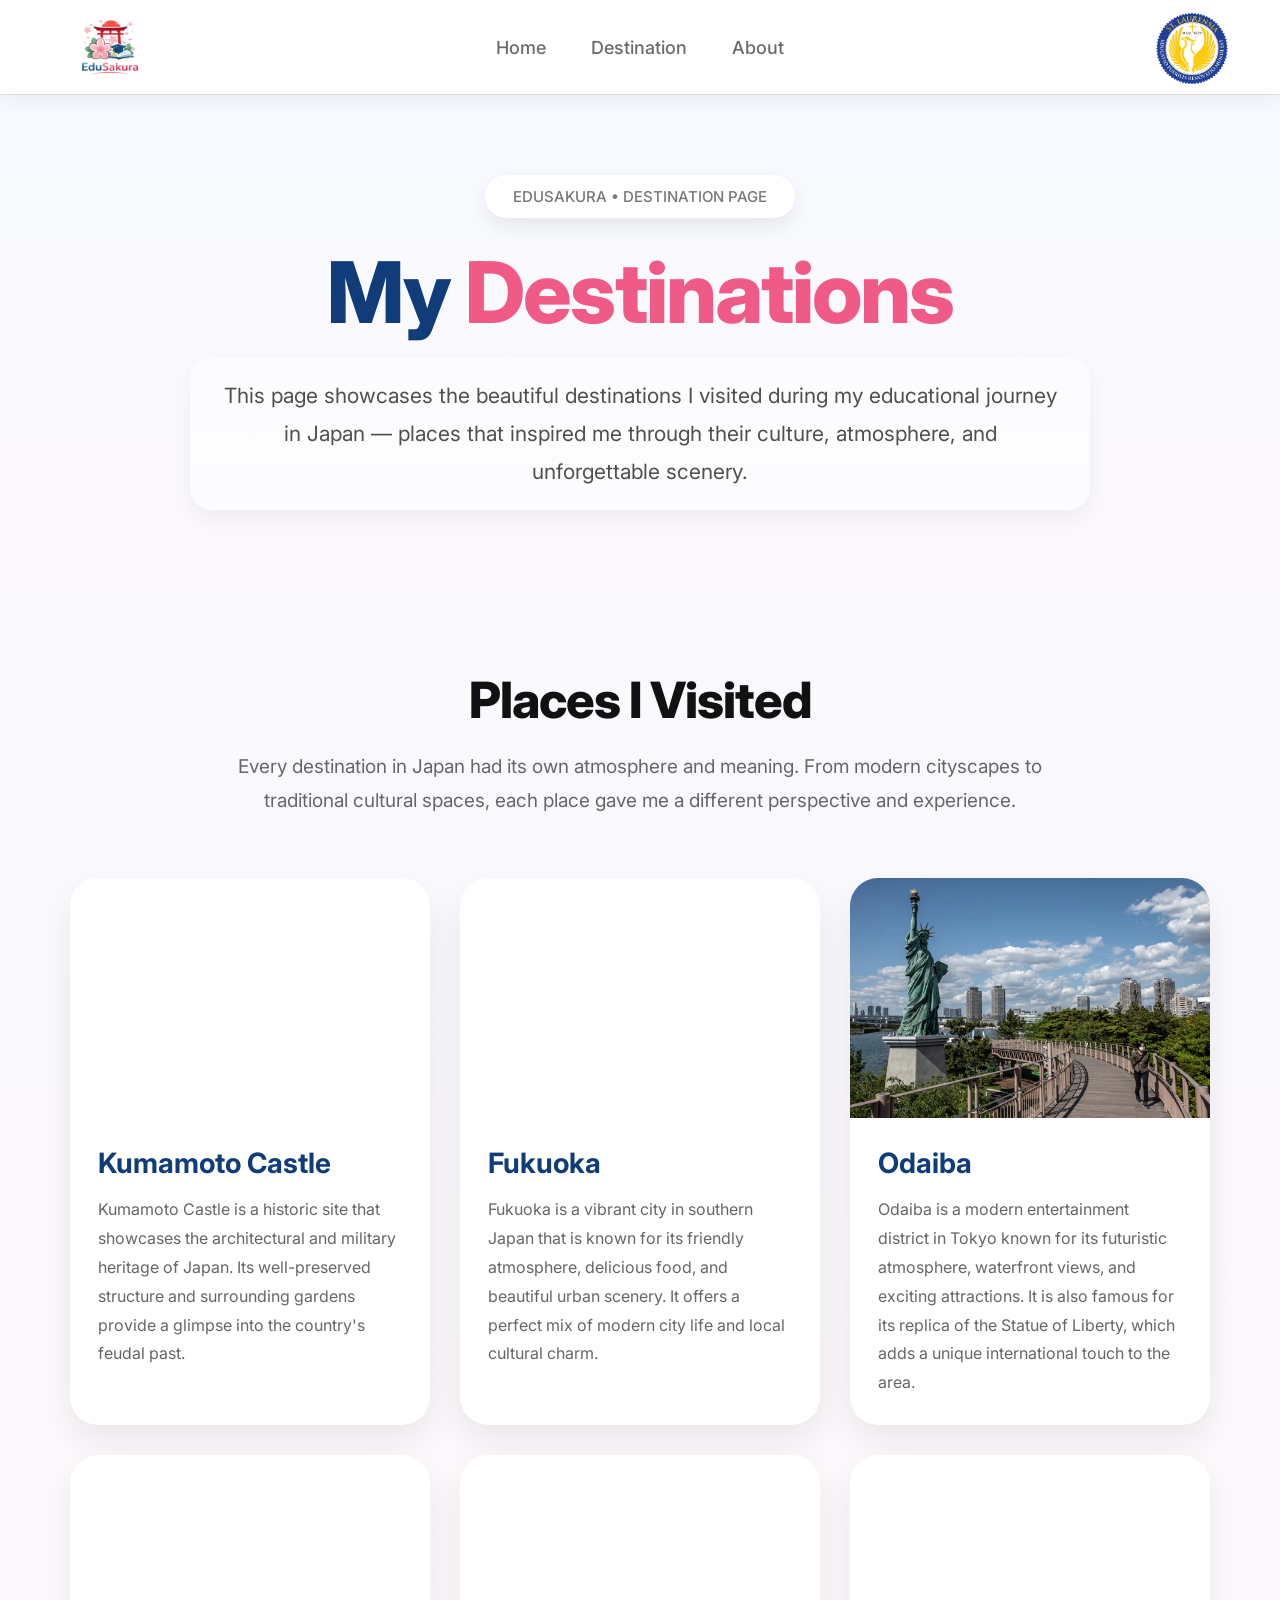
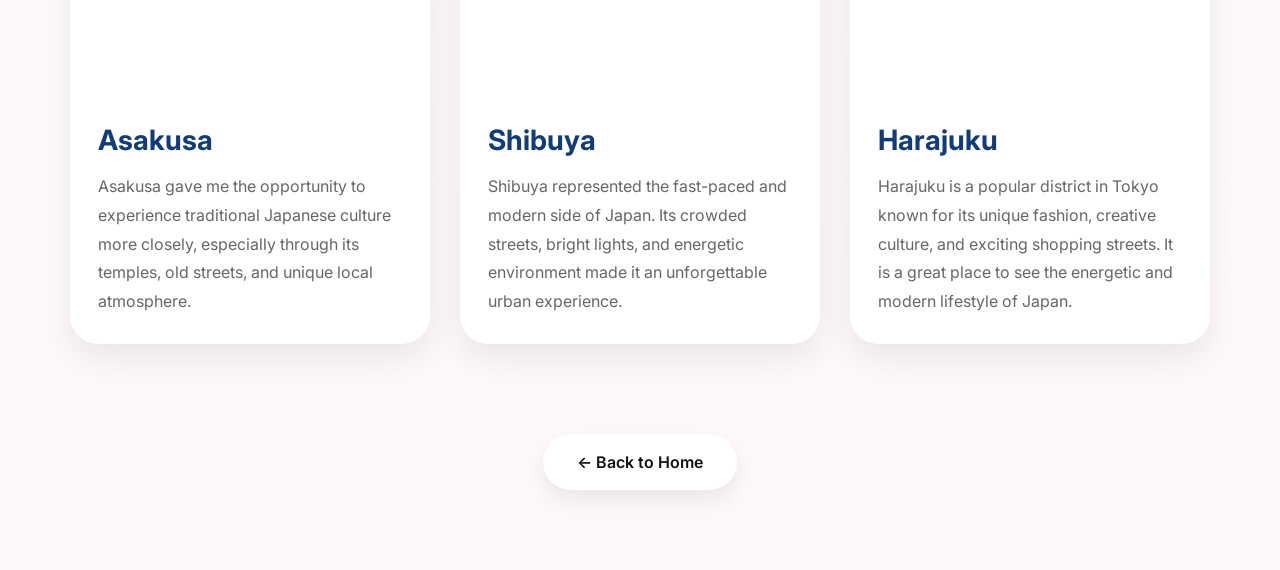
<file: destination.html>
<!DOCTYPE html>
<html lang="en">
<head>
    <meta charset="UTF-8">
    <meta name="viewport" content="width=device-width, initial-scale=1.0">
    <title>Destination</title>

    <link rel="preconnect" href="https://fonts.googleapis.com">
    <link rel="preconnect" href="https://fonts.gstatic.com" crossorigin>
    <link href="https://fonts.googleapis.com/css2?family=Inter:wght@400;500;600;700;800&display=swap" rel="stylesheet">

    <style>
        * {
            margin: 0;
            padding: 0;
            box-sizing: border-box;
            font-family: "Inter", -apple-system, BlinkMacSystemFont, "Segoe UI", sans-serif;
        }

        body {
            background: linear-gradient(to bottom, #f7faff, #fff8fb);
            color: #111;
        }

        
        nav {
            width: 100%;
            height: 95px;
            padding: 0 50px;
            display: flex;
            justify-content: space-between;
            align-items: center;
            background-color: white;
            border-bottom: 1px solid #dcdcdc;
            box-shadow: 0 6px 20px rgba(0,0,0,0.06);
            position: relative;
            z-index: 1000;
        }

        .nav-left,
        .nav-right {
            width: 190px;
            display: flex;
            align-items: center;
        }

        .nav-left {
            justify-content: flex-start;
        }

        .nav-right {
            justify-content: flex-end;
        }

        .nav-left img,
        .nav-right img {
            height: 80px;
            width: auto;
            object-fit: contain;
        }

        .nav-center {
            flex: 1;
            display: flex;
            justify-content: center;
        }

        .nav-center ul {
            list-style: none;
            display: flex;
            gap: 45px;
        }

        .nav-center ul li a {
            text-decoration: none;
            color: #6b6b6b;
            font-size: 18px;
            font-weight: 500;
        }

        .nav-center ul li a:hover {
            color: black;
        }

        .hero {
            min-height: 55vh;
            display: flex;
            justify-content: center;
            align-items: center;
            text-align: center;
            padding: 60px 30px;
            background-image: linear-gradient(rgba(247,250,255,0.60), rgba(255,248,251,0.60)),
                              url("https://images.pexels.com/photos/31407147/pexels-photo-31407147.jpeg");
            background-size: cover;
            background-position: center;
            background-repeat: no-repeat;
        }

        .hero-content {
            max-width: 1000px;
        }

        .badge {
            display: inline-block;
            background: white;
            color: #777;
            padding: 12px 28px;
            border-radius: 30px;
            font-size: 15px;
            font-weight: 500;
            box-shadow: 0 8px 20px rgba(0,0,0,0.08);
            margin-bottom: 30px;
        }

        .hero h1 {
            font-size: 85px;
            font-weight: 800;
            line-height: 1.05;
            margin-bottom: 20px;
            letter-spacing: -2px;
        }

        .destination-blue {
            color: #103c7a;
        }

        .destination-pink {
            color: #f05a87;
        }

        .hero p {
            font-size: 21px;
            color: #4f4f4f;
            line-height: 1.8;
            max-width: 900px;
            margin: 0 auto;
            background-color: rgba(255,255,255,0.55);
            padding: 20px 28px;
            border-radius: 22px;
            box-shadow: 0 10px 24px rgba(0,0,0,0.05);
        }

        
        .section {
            padding: 80px 70px;
        }

        .section-title {
            text-align: center;
            font-size: 50px;
            font-weight: 800;
            margin-bottom: 20px;
            letter-spacing: -1px;
        }

        .section-subtitle {
            text-align: center;
            color: #666;
            font-size: 19px;
            max-width: 850px;
            margin: 0 auto 60px;
            line-height: 1.8;
        }

        
       .destination-grid {
    display: grid;
    grid-template-columns: repeat(3, 1fr);
    gap: 30px;
    max-width: 1200px;
    margin: 0 auto 90px;
}

.destination-card {
    background: white;
    border-radius: 28px;
    overflow: hidden;
    box-shadow: 0 15px 35px rgba(0,0,0,0.08);
}

        .destination-image {
            height: 240px;
            background-size: cover;
            background-position: center;
        }

        .destination-content {
            padding: 28px;
        }

        .destination-content h3 {
            font-size: 28px;
            margin-bottom: 15px;
            color: #103c7a;
        }

        .destination-content p {
            color: #666;
            line-height: 1.8;
            font-size: 16px;
        }

        
        .highlight-box {
            max-width: 1100px;
            margin: 0 auto;
            display: flex;
            align-items: center;
            gap: 35px;
            background: white;
            border-radius: 32px;
            padding: 30px;
            box-shadow: 0 15px 35px rgba(0,0,0,0.08);
        }

        .highlight-photo {
            width: 420px;
            height: 280px;
            border-radius: 24px;
            background-size: cover;
            background-position: center;
            flex-shrink: 0;
        }

        .highlight-text h3 {
            font-size: 38px;
            margin-bottom: 18px;
            color: #f05a87;
        }

        .highlight-text p {
            font-size: 18px;
            line-height: 1.9;
            color: #555;
        }

       
        .back-home {
            text-align: center;
            margin-top: 80px;
        }

        .back-home a {
            text-decoration: none;
            background: white;
            color: #111;
            padding: 18px 34px;
            border-radius: 999px;
            font-weight: 600;
            box-shadow: 0 10px 24px rgba(0,0,0,0.08);
            display: inline-block;
        }
    </style>
</head>
<body>

    <nav>
        <div class="nav-left">
            <img src="logo.png" alt="EduSakura Logo">
        </div>

        <div class="nav-center">
            <ul>
                <li><a href="index.html">Home</a></li>
                <li><a href="destination.html">Destination</a></li>
                <li><a href="about.html">About</a></li>
            </ul>
        </div>

        <div class="nav-right">
            <img src="logos.png" alt="School Logo">
        </div>
    </nav>

    
    <section class="hero">
        <div class="hero-content">
            <div class="badge">EDUSAKURA • DESTINATION PAGE</div>
            <h1><span class="destination-blue">My</span> <span class="destination-pink">Destinations</span></h1>
            <p>
                This page showcases the beautiful destinations I visited during my educational journey in Japan — places that inspired me through their culture, atmosphere, and unforgettable scenery.
            </p>
        </div>
    </section>

    <section class="section">
        <h2 class="section-title">Places I Visited</h2>
        <p class="section-subtitle">
            Every destination in Japan had its own atmosphere and meaning. From modern cityscapes to traditional cultural spaces, each place gave me a different perspective and experience.
        </p>

        <div class="destination-grid">

            <div class="destination-card">
                <div class="destination-image" style="background-image: url('https://images.pexels.com/photos/35511836/pexels-photo-35511836.jpeg');"></div>
                <div class="destination-content">
                    <h3>Kumamoto Castle</h3>
                    <p>
                        Kumamoto Castle is a historic site that showcases the architectural and military heritage of Japan. Its well-preserved structure and surrounding gardens provide a glimpse into the country's feudal past.
                    </p>
                </div>
            </div>

            <div class="destination-card">
                <div class="destination-image" style="background-image: url('https://images.pexels.com/photos/7115326/pexels-photo-7115326.jpeg');"></div>
                <div class="destination-content">
                    <h3>Fukuoka</h3>
                    <p>
                        Fukuoka is a vibrant city in southern Japan that is known for its friendly atmosphere, delicious food, and beautiful urban scenery. It offers a perfect mix of modern city life and local cultural charm.
                    </p>
                </div>
            </div>

            <div class="destination-card">
                <div class="destination-image" style="background-image: url('odaib.webp');"></div>
                <div class="destination-content">
                    <h3>Odaiba</h3>
                    <p>
                        Odaiba is a modern entertainment district in Tokyo known for its futuristic atmosphere, waterfront views, and exciting attractions. It is also famous for its replica of the Statue of Liberty, which adds a unique international touch to the area.
                </div>
            </div>

            <div class="destination-card">
                <div class="destination-image" style="background-image: url('https://images.pexels.com/photos/29266022/pexels-photo-29266022.jpeg');"></div>
                <div class="destination-content">
                    <h3>Asakusa</h3>
                    <p>
                        Asakusa gave me the opportunity to experience traditional Japanese culture more closely, especially through its temples, old streets, and unique local atmosphere.
                    </p>
                </div>
            </div>

            <div class="destination-card">
                <div class="destination-image" style="background-image: url('https://images.pexels.com/photos/17210770/pexels-photo-17210770.jpeg');"></div>
                <div class="destination-content">
                    <h3>Shibuya</h3>
                    <p>
                        Shibuya represented the fast-paced and modern side of Japan. Its crowded streets, bright lights, and energetic environment made it an unforgettable urban experience.
                    </p>
                </div>
            </div>

            <div class="destination-card">
                <div class="destination-image" style="background-image: url('https://www.gotokyo.org/en/destinations/western-tokyo/harajuku/images/area031_1008_30.webp');"></div>
                <div class="destination-content">
                    <h3>Harajuku</h3>
                    <p>
                        Harajuku is a popular district in Tokyo known for its unique fashion, creative culture, and exciting shopping streets. It is a great place to see the energetic and modern lifestyle of Japan.    
                    </p>
                </div>
            </div>

        </div>


        <div class="back-home">
            <a href="index.html">← Back to Home</a>
        </div>
    </section>

</body>
</html>
</file>
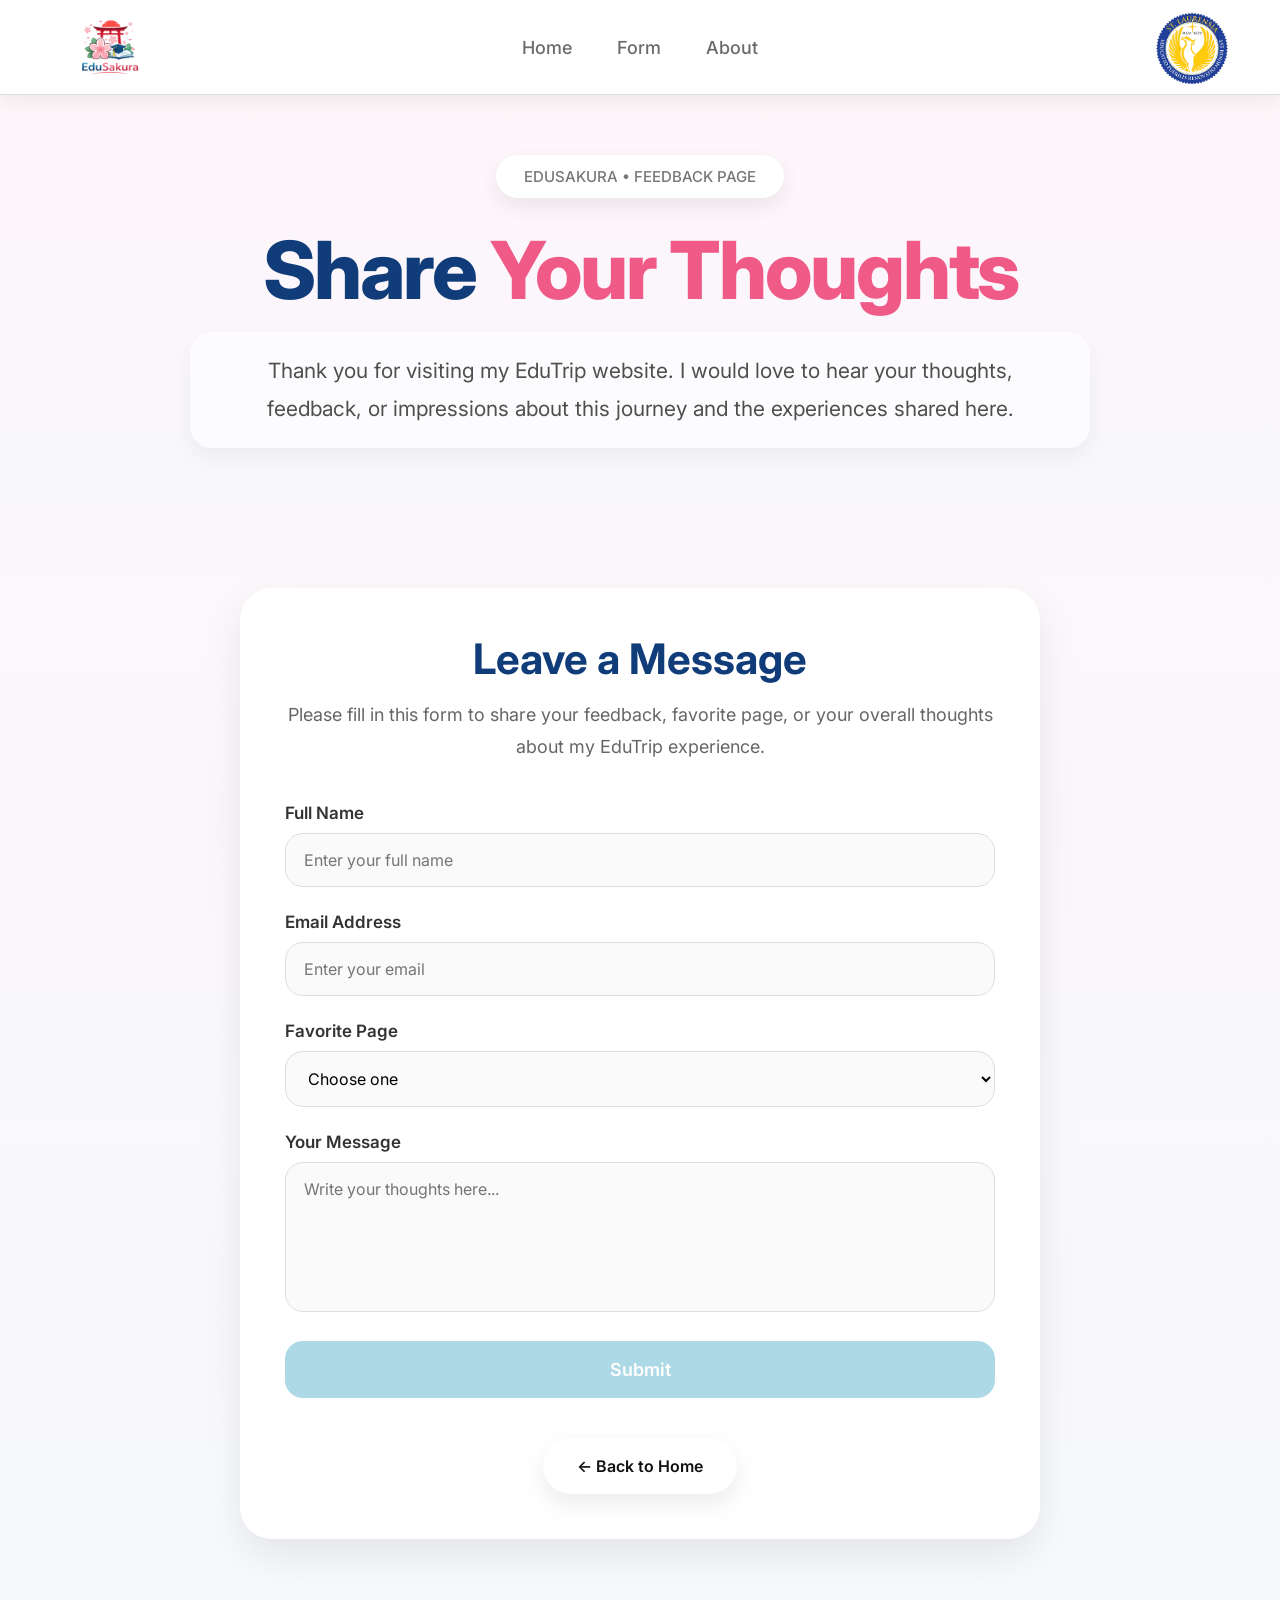
<file: form.html>
<!DOCTYPE html>
<html lang="en">
<head>
    <meta charset="UTF-8">
    <meta name="viewport" content="width=device-width, initial-scale=1.0">
    <title>Form</title>

    <link rel="preconnect" href="https://fonts.googleapis.com">
    <link rel="preconnect" href="https://fonts.gstatic.com" crossorigin>
    <link href="https://fonts.googleapis.com/css2?family=Inter:wght@400;500;600;700;800&display=swap" rel="stylesheet">

    <style>
        * {
            margin: 0;
            padding: 0;
            box-sizing: border-box;
            font-family: "Inter", -apple-system, BlinkMacSystemFont, "Segoe UI", sans-serif;
        }

        body {
            background: linear-gradient(to bottom, #fef6fa, #f7f9fc);
            color: #111;
        }

        nav {
            width: 100%;
            height: 95px;
            padding: 0 50px;
            display: flex;
            justify-content: space-between;
            align-items: center;
            background-color: white;
            border-bottom: 1px solid #dcdcdc;
            box-shadow: 0 6px 20px rgba(0,0,0,0.06);
            position: relative;
            z-index: 1000;
        }

        .nav-left,
        .nav-right {
            width: 190px;
            display: flex;
            align-items: center;
        }

        .nav-left {
            justify-content: flex-start;
        }

        .nav-right {
            justify-content: flex-end;
        }

        .nav-left img,
        .nav-right img {
            height: 80px;
            width: auto;
            object-fit: contain;
        }

        .nav-center {
            flex: 1;
            display: flex;
            justify-content: center;
        }

        .nav-center ul {
            list-style: none;
            display: flex;
            gap: 45px;
        }

        .nav-center ul li a {
            text-decoration: none;
            color: #6b6b6b;
            font-size: 18px;
            font-weight: 500;
        }

        .nav-center ul li a:hover {
            color: black;
        }

       
        .hero {
            min-height: 45vh;
            display: flex;
            justify-content: center;
            align-items: center;
            text-align: center;
            padding: 60px 30px;
            background-image: linear-gradient(rgba(255,245,250,0.60), rgba(245,248,255,0.60)),
                              url("https://images.pexels.com/photos/1181675/pexels-photo-1181675.jpeg");
            background-size: cover;
            background-position: center;
            background-repeat: no-repeat;
        }

        .hero-content {
            max-width: 1000px;
        }

        .badge {
            display: inline-block;
            background: white;
            color: #777;
            padding: 12px 28px;
            border-radius: 30px;
            font-size: 15px;
            font-weight: 500;
            box-shadow: 0 8px 20px rgba(0,0,0,0.08);
            margin-bottom: 30px;
        }

        .hero h1 {
            font-size: 80px;
            font-weight: 800;
            line-height: 1.05;
            margin-bottom: 20px;
            letter-spacing: -2px;
        }

        .form-blue {
            color: #103c7a;
        }

        .form-pink {
            color: #f05a87;
        }

        .hero p {
            font-size: 21px;
            color: #4f4f4f;
            line-height: 1.8;
            max-width: 900px;
            margin: 0 auto;
            background-color: rgba(255,255,255,0.55);
            padding: 20px 28px;
            border-radius: 22px;
            box-shadow: 0 10px 24px rgba(0,0,0,0.05);
        }

       
        .form-section {
            padding: 80px 30px;
            display: flex;
            justify-content: center;
        }

        .form-card {
            width: 100%;
            max-width: 800px;
            background: white;
            border-radius: 32px;
            padding: 45px;
            box-shadow: 0 18px 40px rgba(0,0,0,0.08);
        }

        .form-card h2 {
            font-size: 42px;
            margin-bottom: 15px;
            text-align: center;
            color: #103c7a;
        }

        .form-card p {
            text-align: center;
            color: #666;
            line-height: 1.8;
            margin-bottom: 40px;
            font-size: 18px;
        }

        .form-group {
            margin-bottom: 25px;
        }

        .form-group label {
            display: block;
            margin-bottom: 10px;
            font-weight: 600;
            color: #333;
            font-size: 17px;
        }

        .form-group input,
        .form-group select,
        .form-group textarea {
            width: 100%;
            padding: 16px 18px;
            border: 1px solid #ddd;
            border-radius: 18px;
            font-size: 16px;
            outline: none;
            background: #fafafa;
        }

        .form-group textarea {
            min-height: 150px;
            resize: none;
        }

        .submit-btn {
            width: 100%;
            padding: 18px;
            border: none;
            border-radius: 18px;
            background: lightblue;
            color: white;
            font-size: 18px;
            font-weight: 600;
            cursor: pointer;
        }

        
        .back-home {
            text-align: center;
            margin-top: 40px;
        }

        .back-home a {
            text-decoration: none;
            background: white;
            color: #111;
            padding: 18px 34px;
            border-radius: 999px;
            font-weight: 600;
            box-shadow: 0 10px 24px rgba(0,0,0,0.08);
            display: inline-block;
        }
    </style>
</head>
<body>

    <!-- NAVBAR -->
    <nav>
        <div class="nav-left">
            <img src="logo.png" alt="EduSakura Logo">
        </div>

        <div class="nav-center">
            <ul>
                <li><a href="index.html">Home</a></li>
                <li><a href="form.html">Form</a></li>
                <li><a href="about.html">About</a></li>
            </ul>
        </div>

        <div class="nav-right">
            <img src="logos.png" alt="School Logo">
        </div>
    </nav>

    <!-- HERO -->
    <section class="hero">
        <div class="hero-content">
            <div class="badge">EDUSAKURA • FEEDBACK PAGE</div>
            <h1><span class="form-blue">Share</span> <span class="form-pink">Your Thoughts</span></h1>
            <p>
                Thank you for visiting my EduTrip website. I would love to hear your thoughts, feedback, or impressions about this journey and the experiences shared here.
            </p>
        </div>
    </section>

    <!-- FORM -->
    <section class="form-section">
        <div class="form-card">
            <h2>Leave a Message</h2>
            <p>
                Please fill in this form to share your feedback, favorite page, or your overall thoughts about my EduTrip experience.
            </p>

            <form action="https://formspree.io/f/mjgjbzol" method="POST">
                <div class="form-group">
                    <label for="name">Full Name</label>
                    <input type="text" id="name" name="name" placeholder="Enter your full name" required>
                </div>

                <div class="form-group">
                    <label for="email">Email Address</label>
                    <input type="email" id="email" name="email" placeholder="Enter your email" required>
                </div>

                <div class="form-group">
                    <label for="favorite">Favorite Page</label>
                    <select id="favorite" name="favorite" required>
                        <option value="">Choose one</option>
                        <option>Activity</option>
                        <option>Destination</option>
                        <option>Culinary</option>
                        <option>Home</option>
                    </select>
                </div>

                <div class="form-group">
                    <label for="message">Your Message</label>
                    <textarea id="message" name="message" placeholder="Write your thoughts here..." required></textarea>
                </div>

                <button type="submit" class="submit-btn">Submit</button>
            </form>

            <div class="back-home">
                <a href="index.html">← Back to Home</a>
            </div>
        </div>
    </section>

</body>
</html>
</file>
